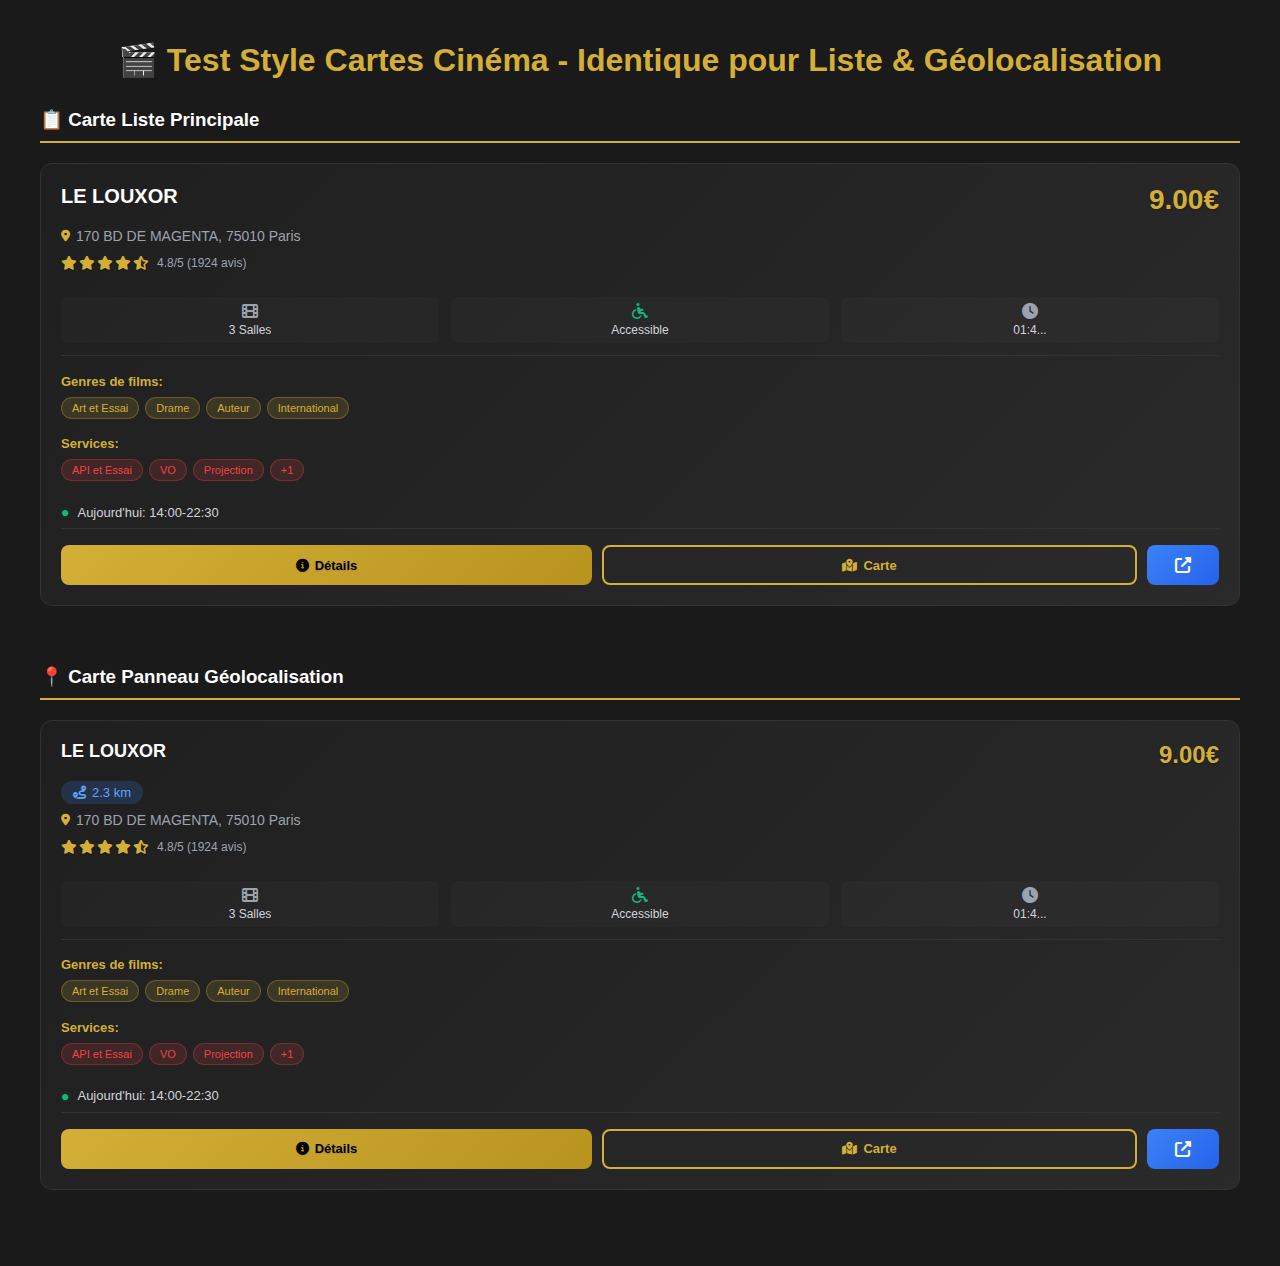
<file: demo-cartes.html>
<!DOCTYPE html>
<html lang="fr">
<head>
    <meta charset="UTF-8">
    <meta name="viewport" content="width=device-width, initial-scale=1.0">
    <title>Test Cartes Cinéma - Style Identique</title>
    <link rel="stylesheet" href="https://cdnjs.cloudflare.com/ajax/libs/font-awesome/6.4.0/css/all.min.css">
    <link rel="stylesheet" href="assets/css/components.css">
    <style>
        body {
            margin: 0;
            padding: 20px;
            background: #1a1a1a;
            font-family: 'Inter', -apple-system, BlinkMacSystemFont, sans-serif;
        }
        .test-container {
            max-width: 1200px;
            margin: 0 auto;
        }
        .test-title {
            color: #d4af37;
            text-align: center;
            margin-bottom: 30px;
        }
        .cards-demo {
            display: grid;
            grid-template-columns: repeat(auto-fit, minmax(350px, 1fr));
            gap: 20px;
        }
        .demo-section {
            margin-bottom: 40px;
        }
        .demo-section h3 {
            color: #ffffff;
            margin-bottom: 20px;
            padding-bottom: 10px;
            border-bottom: 2px solid #d4af37;
        }
    </style>
</head>
<body>
    <div class="test-container">
        <h1 class="test-title">🎬 Test Style Cartes Cinéma - Identique pour Liste & Géolocalisation</h1>
        
        <div class="demo-section">
            <h3>📋 Carte Liste Principale</h3>
            <div class="cards-demo" id="liste-demo"></div>
        </div>
        
        <div class="demo-section">
            <h3>📍 Carte Panneau Géolocalisation</h3>
            <div class="cards-demo" id="geo-demo"></div>
        </div>
    </div>

    <script>
        // Données de test
        const testCinema = {
            id: 1,
            nom: "LE LOUXOR",
            prix_moyen: 9.00,
            adresse: "170 BD DE MAGENTA, 75010 Paris",
            note: 4.8,
            avis_count: 1924,
            salles: 3,
            accessibilite: true,
            types_films: ["Art et Essai", "Drame", "Auteur", "International"],
            services: ["API et Essai", "VO", "Projection", "+1"],
            distance: 2.3,
            site_web: "https://example.com"
        };

        // Fonction pour générer les étoiles
        function generateStarsHTML(rating) {
            const stars = [];
            const fullStars = Math.floor(rating || 4.5);
            const hasHalfStar = (rating || 4.5) % 1 >= 0.5;
            
            for (let i = 0; i < fullStars; i++) {
                stars.push('<i class="fas fa-star"></i>');
            }
            
            if (hasHalfStar) {
                stars.push('<i class="fas fa-star-half-alt"></i>');
            }
            
            const emptyStars = 5 - fullStars - (hasHalfStar ? 1 : 0);
            for (let i = 0; i < emptyStars; i++) {
                stars.push('<i class="far fa-star"></i>');
            }
            
            return stars.join('');
        }

        // Créer carte pour la liste principale
        function createMainListCard(cinema) {
            const card = document.createElement('div');
            card.className = 'cinema-card';
            card.style.opacity = '1';
            card.style.transform = 'translateY(0)';
            
            const isOpen = true; // Simulé
            const todayHours = '14:00-22:30';
            
            card.innerHTML = `
                <!-- En-tête avec nom et prix -->
                <div class="cinema-header">
                    <h2 class="cinema-title">${cinema.nom}</h2>
                    <div class="cinema-price">${cinema.prix_moyen.toFixed(2)}€</div>
                </div>
                
                <!-- Adresse -->
                <div class="cinema-address">
                    <i class="fas fa-map-marker-alt"></i> ${cinema.adresse}
                </div>
                
                <!-- Rating avec étoiles -->
                <div class="cinema-rating">
                    <div class="stars">
                        ${generateStarsHTML(cinema.note)}
                    </div>
                    <span class="rating-info">${cinema.note.toFixed(1)}/5 (${cinema.avis_count} avis)</span>
                </div>
                
                <!-- Informations pratiques -->
                <div class="cinema-details">
                    <div class="detail-item">
                        <i class="fas fa-film"></i>
                        <span>${cinema.salles} Salles</span>
                    </div>
                    <div class="detail-item ${cinema.accessibilite ? 'positive' : 'negative'}">
                        <i class="fas fa-${cinema.accessibilite ? 'wheelchair' : 'times'}"></i>
                        <span>${cinema.accessibilite ? 'Accessible' : 'Pas de parking'}</span>
                    </div>
                    <div class="detail-item">
                        <i class="fas fa-clock"></i>
                        <span>01:4...</span>
                    </div>
                </div>
                
                <!-- Genres de films -->
                <div class="genres-section">
                    <h4>Genres de films:</h4>
                    <div class="tags-container">
                        ${cinema.types_films.map(genre => 
                            `<span class="genre-tag">${genre}</span>`
                        ).join('')}
                    </div>
                </div>
                
                <!-- Services -->
                <div class="services-section">
                    <h4>Services:</h4>
                    <div class="tags-container">
                        ${cinema.services.map(service => 
                            `<span class="service-tag">${service}</span>`
                        ).join('')}
                    </div>
                </div>
                
                <!-- Horaires d'aujourd'hui -->
                <div class="today-hours">
                    <span class="status-indicator ${isOpen ? 'open' : 'closed'}">●</span>
                    <span class="hours-text">Aujourd'hui: ${todayHours}</span>
                </div>
                
                <!-- Boutons d'action -->
                <div class="action-buttons">
                    <button class="btn-details">
                        <i class="fas fa-info-circle"></i> Détails
                    </button>
                    <button class="btn-map">
                        <i class="fas fa-map-marked-alt"></i> Carte
                    </button>
                    <a href="#" class="btn-external">
                        <i class="fas fa-external-link-alt"></i>
                    </a>
                </div>
            `;
            
            return card;
        }

        // Créer carte pour le panneau géolocalisation
        function createGeoCard(cinema) {
            const card = document.createElement('div');
            card.className = 'cinema-card proximity-cinema-card';
            card.style.opacity = '1';
            card.style.transform = 'translateY(0)';
            
            const isOpen = true;
            const todayHours = '14:00-22:30';
            
            card.innerHTML = `
                <!-- En-tête avec nom et prix -->
                <div class="cinema-header">
                    <h2 class="cinema-title">${cinema.nom}</h2>
                    <div class="cinema-price">${cinema.prix_moyen.toFixed(2)}€</div>
                </div>
                
                <!-- Distance pour géolocalisation -->
                <div class="proximity-info">
                    <div class="distance-badge">
                        <i class="fas fa-route"></i>
                        ${cinema.distance} km
                    </div>
                </div>
                
                <!-- Adresse -->
                <div class="cinema-address">
                    <i class="fas fa-map-marker-alt"></i> ${cinema.adresse}
                </div>
                
                <!-- Rating avec étoiles -->
                <div class="cinema-rating">
                    <div class="stars">
                        ${generateStarsHTML(cinema.note)}
                    </div>
                    <span class="rating-info">${cinema.note.toFixed(1)}/5 (${cinema.avis_count} avis)</span>
                </div>
                
                <!-- Informations pratiques -->
                <div class="cinema-details">
                    <div class="detail-item">
                        <i class="fas fa-film"></i>
                        <span>${cinema.salles} Salles</span>
                    </div>
                    <div class="detail-item ${cinema.accessibilite ? 'positive' : 'negative'}">
                        <i class="fas fa-${cinema.accessibilite ? 'wheelchair' : 'times'}"></i>
                        <span>${cinema.accessibilite ? 'Accessible' : 'Pas de parking'}</span>
                    </div>
                    <div class="detail-item">
                        <i class="fas fa-clock"></i>
                        <span>01:4...</span>
                    </div>
                </div>
                
                <!-- Genres de films -->
                <div class="genres-section">
                    <h4>Genres de films:</h4>
                    <div class="tags-container">
                        ${cinema.types_films.map(genre => 
                            `<span class="genre-tag">${genre}</span>`
                        ).join('')}
                    </div>
                </div>
                
                <!-- Services -->
                <div class="services-section">
                    <h4>Services:</h4>
                    <div class="tags-container">
                        ${cinema.services.map(service => 
                            `<span class="service-tag">${service}</span>`
                        ).join('')}
                    </div>
                </div>
                
                <!-- Horaires d'aujourd'hui -->
                <div class="today-hours">
                    <span class="status-indicator ${isOpen ? 'open' : 'closed'}">●</span>
                    <span class="hours-text">Aujourd'hui: ${todayHours}</span>
                </div>
                
                <!-- Boutons d'action -->
                <div class="action-buttons">
                    <button class="btn-details">
                        <i class="fas fa-info-circle"></i> Détails
                    </button>
                    <button class="btn-map">
                        <i class="fas fa-map-marked-alt"></i> Carte
                    </button>
                    <a href="#" class="btn-external">
                        <i class="fas fa-external-link-alt"></i>
                    </a>
                </div>
            `;
            
            return card;
        }

        // Afficher les démonstrations
        document.addEventListener('DOMContentLoaded', () => {
            const listeDemo = document.getElementById('liste-demo');
            const geoDemo = document.getElementById('geo-demo');

            // Carte de la liste principale
            const mainCard = createMainListCard(testCinema);
            listeDemo.appendChild(mainCard);

            // Carte du panneau de géolocalisation
            const geoCard = createGeoCard(testCinema);
            geoDemo.appendChild(geoCard);
        });
    </script>
</body>
</html>
</file>
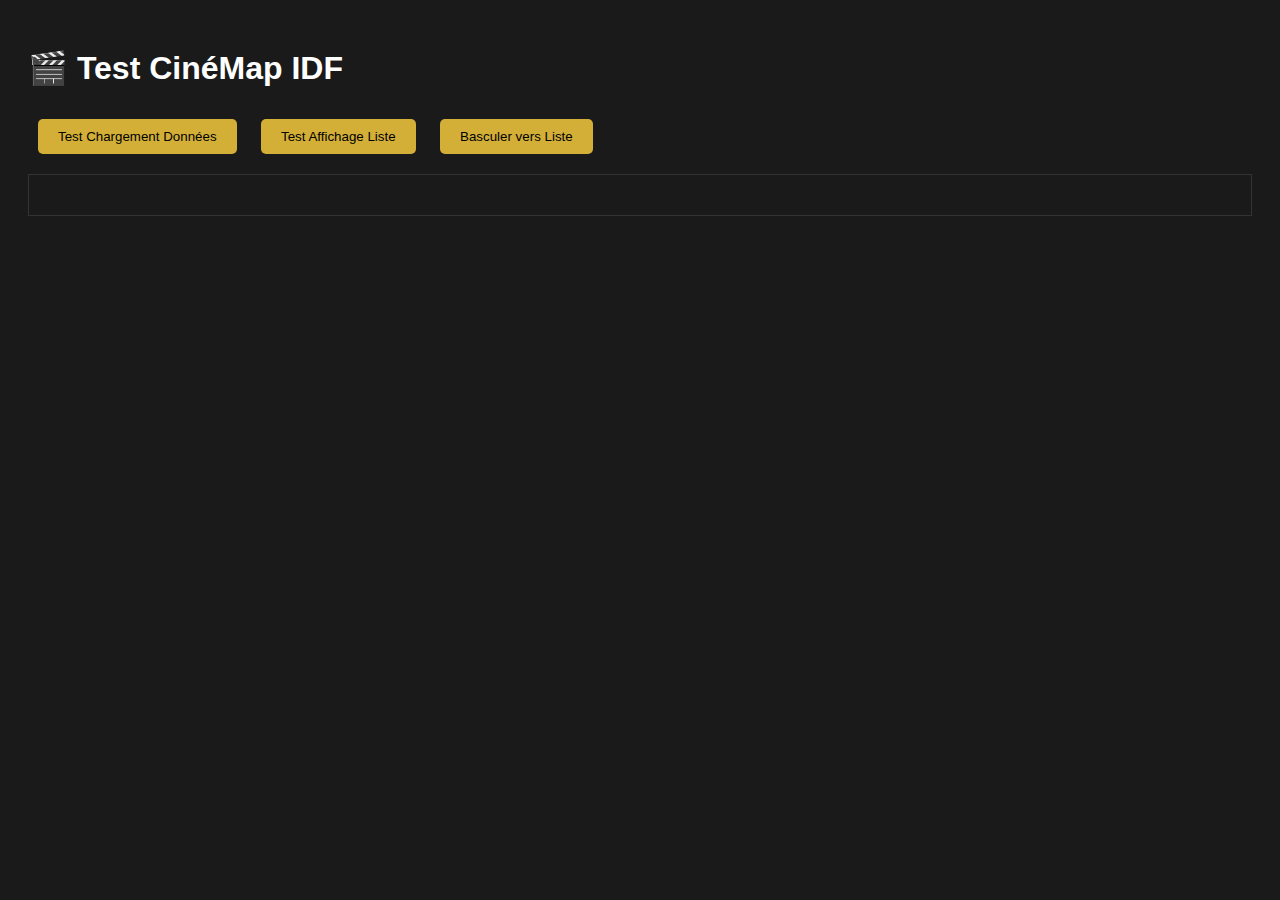
<file: test.html>
<!DOCTYPE html>
<html lang="fr">
<head>
    <meta charset="UTF-8">
    <meta name="viewport" content="width=device-width, initial-scale=1.0">
    <title>Test CinéMap IDF</title>
    <style>
        body { font-family: Arial, sans-serif; background: #1a1a1a; color: white; padding: 20px; }
        button { background: #d4af37; color: #000; padding: 10px 20px; border: none; border-radius: 5px; cursor: pointer; margin: 10px; }
        .section { padding: 20px; border: 1px solid #333; margin: 10px 0; }
        .cinema-card { background: #2a2a2a; padding: 15px; margin: 10px; border-radius: 10px; }
    </style>
</head>
<body>
    <h1>🎬 Test CinéMap IDF</h1>
    
    <div>
        <button onclick="testLoadData()">Test Chargement Données</button>
        <button onclick="testRenderList()">Test Affichage Liste</button>
        <button onclick="switchToList()">Basculer vers Liste</button>
    </div>
    
    <div id="results"></div>
    <div id="cinemas-grid" class="section"></div>
    
    <script>
        // Test de chargement des données
        async function testLoadData() {
            const results = document.getElementById('results');
            results.innerHTML = '⏳ Chargement des données...';
            
            try {
                const response = await fetch('./include/cinemas_data.json');
                const data = await response.json();
                
                results.innerHTML = `
                    ✅ Données chargées avec succès!<br>
                    📽️ ${data.cinemas.length} cinémas trouvés<br>
                    🎭 ${data.genres ? data.genres.length : 0} genres<br>
                    🗺️ ${data.departements ? data.departements.length : 0} départements
                `;
                
                window.testCinemas = data.cinemas;
            } catch (error) {
                results.innerHTML = `❌ Erreur: ${error.message}`;
            }
        }
        
        // Test de rendu de liste simple
        function testRenderList() {
            const container = document.getElementById('cinemas-grid');
            
            if (!window.testCinemas) {
                container.innerHTML = '⚠️ Chargez d\'abord les données';
                return;
            }
            
            container.innerHTML = '<h3>🎬 Aperçu des cinémas:</h3>';
            
            window.testCinemas.slice(0, 3).forEach((cinema, index) => {
                const card = document.createElement('div');
                card.className = 'cinema-card';
                card.innerHTML = `
                    <h4>${cinema.nom}</h4>
                    <p>📍 ${cinema.adresse}</p>
                    <p>💰 Prix: ${cinema.prix_moyen || 'N/A'}€</p>
                    <p>⭐ Note: ${cinema.note || 'N/A'}/5</p>
                `;
                container.appendChild(card);
            });
        }
        
        function switchToList() {
            // Simuler le click sur le bouton liste
            if (window.cinemaApp) {
                window.cinemaApp.switchView('list');
            } else {
                alert('Application non initialisée');
            }
        }
        
        // Auto-test au chargement
        document.addEventListener('DOMContentLoaded', () => {
            setTimeout(testLoadData, 1000);
        });
    </script>
</body>
</html>
</file>
<file: assets/css/components.css>
/* CinéMap IDF - Composants UI */

/* === LAYOUT PRINCIPAL === */
.main-body {
  background-color: #0a0a0a;
  color: white;
  font-family: 'Inter', sans-serif;
  overflow-x: hidden;
}

/* === ÉCRAN DE CHARGEMENT === */
.loading-screen {
  position: fixed;
  inset: 0;
  background-color: #0a0a0a;
  z-index: 50;
  display: flex;
  align-items: center;
  justify-content: center;
}

.loading-content {
  text-align: center;
}

.loading-spinner {
  animation: spin 1s linear infinite;
  border-radius: 50%;
  height: 4rem;
  width: 4rem;
  border-top: 2px solid #d4af37;
  border-bottom: 2px solid #d4af37;
  border-left: 2px solid transparent;
  border-right: 2px solid transparent;
  margin: 0 auto 1rem;
}

.loading-title {
  font-size: 1.5rem;
  font-family: 'Bebas Neue', Arial, sans-serif;
  color: #d4af37;
  animation: pulse 2s infinite;
}

.loading-subtitle {
  color: #9ca3af;
  margin-top: 0.5rem;
}

/* === HEADER === */
.main-header {
  background: linear-gradient(to right, #0a0a0a, #1a1a1a, #0a0a0a);
  border-bottom: 1px solid #2a2a2a;
  position: sticky;
  top: 0;
  z-index: 40;
  backdrop-filter: blur(8px);
  background-color: rgba(10, 10, 10, 0.95);
}

.header-container {
  max-width: 1200px;
  margin: 0 auto;
  padding: 1rem;
}

.header-content {
  display: flex;
  align-items: center;
  justify-content: space-between;
}

.logo-section {
  display: flex;
  align-items: center;
  gap: 1rem;
}

.logo-icon {
  background-color: #d4af37;
  padding: 0.75rem;
  border-radius: 0.5rem;
}

.logo-icon i {
  color: #0a0a0a;
  font-size: 1.5rem;
}

.logo-text h1 {
  font-size: 1.875rem;
  font-family: 'Bebas Neue', Arial, sans-serif;
  color: #d4af37;
  letter-spacing: 0.1em;
  margin: 0;
}

.logo-text p {
  font-size: 0.875rem;
  color: #9ca3af;
  margin: 0;
}

/* === NAVIGATION === */
.main-nav {
  display: none;
  align-items: center;
  gap: 1.5rem;
}

@media (min-width: 768px) {
  .main-nav {
    display: flex;
  }
}

.nav-button {
  padding: 0.5rem 1rem;
  border-radius: 0.5rem;
  transition: all 0.3s ease;
  border: 1px solid transparent;
  background: transparent;
  color: white;
  cursor: pointer;
  text-decoration: none;
}

.nav-button:hover {
  background-color: #2a2a2a;
  border-color: #d4af37;
  color: #d4af37;
}

.nav-button.active {
  background-color: #d4af37;
  color: #0a0a0a;
  font-weight: 600;
}

.nav-button i {
  margin-right: 0.5rem;
}

/* === NAVIGATION MOBILE === */
.mobile-menu-btn {
  display: block;
  color: white;
  font-size: 1.25rem;
  background: none;
  border: none;
  cursor: pointer;
}

@media (min-width: 768px) {
  .mobile-menu-btn {
    display: none;
  }
}

.mobile-menu {
  background-color: #1a1a1a;
  border-top: 1px solid #2a2a2a;
}

.mobile-menu.hidden {
  display: none;
}

@media (min-width: 768px) {
  .mobile-menu {
    display: none !important;
  }
}

.mobile-menu-content {
  padding: 0.5rem 1rem;
  display: flex;
  flex-direction: column;
  gap: 0.5rem;
}

.mobile-nav-button {
  display: block;
  width: 100%;
  text-align: left;
  padding: 0.75rem 1rem;
  border-radius: 0.5rem;
  transition: all 0.3s ease;
  background: none;
  border: none;
  color: white;
  cursor: pointer;
}

.mobile-nav-button:hover {
  background-color: #2a2a2a;
  color: #d4af37;
}

.mobile-nav-button i {
  margin-right: 0.75rem;
}

/* === PANNEAU DE FILTRES === */
.filters-panel {
  background: linear-gradient(to right, #1a1a1a, #2a2a2a);
  border-bottom: 1px solid #2a2a2a;
}

.filters-container {
  max-width: 1200px;
  margin: 0 auto;
  padding: 1.5rem 1rem;
}

.filters-grid {
  display: grid;
  grid-template-columns: 1fr;
  gap: 1rem;
}

@media (min-width: 768px) {
  .filters-grid {
    grid-template-columns: repeat(2, 1fr);
  }
}

@media (min-width: 1024px) {
  .filters-grid {
    grid-template-columns: repeat(5, 1fr);
  }
}

.filter-group {
  display: flex;
  flex-direction: column;
  gap: 0.5rem;
}

.filter-label {
  display: block;
  font-size: 0.875rem;
  font-weight: 500;
  color: #d4af37;
}

.filter-label i {
  margin-right: 0.5rem;
}

.filter-select {
  width: 100%;
  background-color: #0a0a0a;
  border: 1px solid #2a2a2a;
  border-radius: 0.5rem;
  padding: 0.75rem 1rem;
  color: white;
  transition: border-color 0.3s ease;
}

.filter-select:focus {
  border-color: #d4af37;
  outline: none;
  box-shadow: 0 0 0 1px #d4af37;
}

.filter-actions {
  display: flex;
  flex-direction: column;
  gap: 0.5rem;
}

.clear-filters-btn {
  background-color: #2a2a2a;
  color: white;
  padding: 0.75rem 1rem;
  border-radius: 0.5rem;
  transition: all 0.3s ease;
  border: 1px solid #2a2a2a;
  cursor: pointer;
}

.clear-filters-btn:hover {
  background-color: #1a1a1a;
  border-color: #d4af37;
}

.geolocation-btn {
  background-color: #e50914;
  color: white;
  padding: 0.75rem 1rem;
  border-radius: 0.5rem;
  transition: all 0.3s ease;
  border: none;
  cursor: pointer;
}

.geolocation-btn:hover {
  background-color: #b91c1c;
}

.clear-filters-btn i,
.geolocation-btn i {
  margin-right: 0.5rem;
}

/* === BARRE DE RECHERCHE === */
.search-section {
  margin-top: 1rem;
}

.search-wrapper {
  position: relative;
  max-width: 28rem;
  margin: 0 auto;
}

.search-input {
  width: 100%;
  background-color: #0a0a0a;
  border: 1px solid #2a2a2a;
  border-radius: 0.5rem;
  padding: 0.75rem 1rem 0.75rem 3rem;
  color: white;
  transition: border-color 0.3s ease;
}

.search-input::placeholder {
  color: #9ca3af;
}

.search-input:focus {
  border-color: #d4af37;
  outline: none;
  box-shadow: 0 0 0 1px #d4af37;
}

.search-icon {
  position: absolute;
  left: 1rem;
  top: 50%;
  transform: translateY(-50%);
  color: #9ca3af;
}

/* === COMPTEUR DE RÉSULTATS === */
.results-counter {
  margin-top: 1rem;
  text-align: center;
}

.results-text {
  font-size: 0.875rem;
  color: #9ca3af;
}

.results-text i {
  margin-right: 0.5rem;
}

/* === SECTIONS DE CONTENU === */
.content-wrapper {
  position: relative;
}

.content-section {
  display: none;
}

.content-section.active {
  display: block;
}

/* === SECTION CARTE === */
.map-section {
  min-height: 100vh;
  position: relative;
}

.map-container {
  height: 100vh;
  width: 100%;
}

.map-controls {
  position: absolute;
  top: 1rem;
  right: 1rem;
  z-index: 30;
  display: flex;
  flex-direction: column;
  gap: 0.5rem;
}

.map-control-panel {
  background-color: rgba(26, 26, 26, 0.9);
  backdrop-filter: blur(8px);
  border-radius: 0.5rem;
  padding: 0.75rem;
  border: 1px solid #2a2a2a;
}

.map-control-label {
  display: block;
  font-size: 0.875rem;
  font-weight: 500;
  color: #d4af37;
  margin-bottom: 0.5rem;
}

.map-style-select {
  background-color: #0a0a0a;
  border: 1px solid #2a2a2a;
  border-radius: 0.25rem;
  padding: 0.5rem 0.75rem;
  color: white;
  font-size: 0.875rem;
}

.map-style-select:focus {
  border-color: #d4af37;
  outline: none;
}

/* === SECTION LISTE === */
.list-section {
  min-height: 100vh;
  background-color: #1a1a1a;
}

.list-container {
  max-width: 1200px;
  margin: 0 auto;
  padding: 2rem 1rem;
}

.cinemas-grid {
  display: grid;
  gap: 1.5rem;
}

@media (min-width: 768px) {
  .cinemas-grid {
    grid-template-columns: repeat(2, 1fr);
  }
}

@media (min-width: 1024px) {
  .cinemas-grid {
    grid-template-columns: repeat(3, 1fr);
  }
}

/* Styles pour les cartes de cinémas - Format exact de l'image */
.cinema-card {
  background: linear-gradient(135deg, #1f1f1f 0%, #2a2a2a 100%);
  border: 1px solid #333333;
  border-radius: 12px;
  padding: 20px;
  margin-bottom: 20px;
  transition: all 0.3s ease;
  opacity: 0;
  transform: translateY(20px);
  position: relative;
  color: #ffffff;
}

.cinema-card:hover {
  transform: translateY(-5px);
  border-color: #d4af37;
  box-shadow: 0 10px 30px rgba(212, 175, 55, 0.2);
}

/* En-tête avec nom et prix */
.cinema-header {
  display: flex;
  justify-content: space-between;
  align-items: flex-start;
  margin-bottom: 12px;
}

.cinema-title {
  font-size: 20px;
  font-weight: 700;
  color: #ffffff;
  margin: 0;
  flex: 1;
  margin-right: 15px;
  line-height: 1.2;
}

.cinema-price {
  font-size: 28px;
  font-weight: 700;
  color: #d4af37;
  white-space: nowrap;
  text-shadow: 0 1px 2px rgba(0,0,0,0.3);
}

/* Badge de distance pour les cartes de proximité */
.proximity-info {
  margin-bottom: 8px;
}

.distance-badge {
  display: inline-flex;
  align-items: center;
  background: rgba(59, 130, 246, 0.2);
  color: #60a5fa;
  padding: 4px 12px;
  border-radius: 20px;
  font-size: 13px;
  font-weight: 500;
  gap: 6px;
}

/* Adresse */
.cinema-address {
  color: #9ca3af;
  font-size: 14px;
  margin-bottom: 12px;
  display: flex;
  align-items: center;
  gap: 6px;
}

.cinema-address i {
  color: #d4af37;
  font-size: 12px;
}

/* Rating avec étoiles */
.cinema-rating {
  display: flex;
  align-items: center;
  gap: 8px;
  margin-bottom: 15px;
}

.cinema-rating .stars {
  display: flex;
  gap: 2px;
}

.cinema-rating .fas.fa-star,
.cinema-rating .fas.fa-star-half-alt {
  color: #d4af37;
  font-size: 14px;
  text-shadow: 0 1px 1px rgba(0,0,0,0.3);
}

.cinema-rating .far.fa-star {
  color: #555555;
  font-size: 14px;
}

.rating-info {
  color: #9ca3af;
  font-size: 12px;
  font-weight: 500;
}

/* Informations pratiques */
.cinema-details {
  display: grid;
  grid-template-columns: repeat(3, 1fr);
  gap: 12px;
  margin-bottom: 16px;
  padding: 12px 0;
  border-bottom: 1px solid #333333;
}

.detail-item {
  display: flex;
  flex-direction: column;
  align-items: center;
  text-align: center;
  padding: 6px;
  border-radius: 6px;
  background: rgba(255,255,255,0.02);
}

.detail-item i {
  font-size: 16px;
  margin-bottom: 4px;
  color: #9ca3af;
}

.detail-item span {
  font-size: 12px;
  color: #d1d5db;
  font-weight: 500;
}

.detail-item.positive i {
  color: #10b981;
}

.detail-item.negative i {
  color: #ef4444;
}

/* Sections genres et services */
.genres-section,
.services-section {
  margin-bottom: 15px;
}

.genres-section h4,
.services-section h4 {
  color: #d4af37;
  font-size: 13px;
  font-weight: 600;
  margin-bottom: 8px;
  text-transform: none;
}

.tags-container {
  display: flex;
  flex-wrap: wrap;
  gap: 6px;
  align-items: center;
}

/* Tags pour genres */
.genre-tag {
  background: rgba(212, 175, 55, 0.15);
  color: #d4af37;
  border: 1px solid rgba(212, 175, 55, 0.3);
  padding: 4px 10px;
  border-radius: 14px;
  font-size: 11px;
  font-weight: 500;
  transition: all 0.2s ease;
}

.genre-tag:hover {
  background: rgba(212, 175, 55, 0.25);
  transform: translateY(-1px);
}

/* Tags pour services */
.service-tag {
  background: rgba(239, 68, 68, 0.15);
  color: #ef4444;
  border: 1px solid rgba(239, 68, 68, 0.3);
  padding: 4px 10px;
  border-radius: 14px;
  font-size: 11px;
  font-weight: 500;
  transition: all 0.2s ease;
}

.service-tag:hover {
  background: rgba(239, 68, 68, 0.25);
  transform: translateY(-1px);
}

/* Indicateurs "plus" */
.more-tag,
.service-count {
  color: #9ca3af;
  font-size: 11px;
  font-weight: 500;
  padding: 4px 8px;
  background: rgba(156, 163, 175, 0.1);
  border-radius: 12px;
  border: 1px solid rgba(156, 163, 175, 0.2);
}

/* Horaires d'aujourd'hui */
.today-hours {
  display: flex;
  align-items: center;
  gap: 8px;
  margin-bottom: 16px;
  padding: 8px 0;
  border-bottom: 1px solid #333333;
}

.status-indicator {
  font-size: 14px;
  font-weight: bold;
}

.status-indicator.open {
  color: #10b981;
  text-shadow: 0 0 4px rgba(16, 185, 129, 0.3);
}

.status-indicator.closed {
  color: #ef4444;
  text-shadow: 0 0 4px rgba(239, 68, 68, 0.3);
}

.hours-text {
  color: #d1d5db;
  font-size: 13px;
  font-weight: 500;
}

/* Boutons d'action */
.action-buttons {
  display: flex;
  gap: 10px;
}

.btn-details {
  flex: 1;
  background: linear-gradient(135deg, #d4af37, #b8941f);
  color: #000000;
  border: none;
  padding: 12px 16px;
  border-radius: 8px;
  font-size: 13px;
  font-weight: 600;
  cursor: pointer;
  transition: all 0.3s ease;
  display: flex;
  align-items: center;
  justify-content: center;
  gap: 6px;
  text-shadow: 0 1px 1px rgba(0,0,0,0.1);
}

.btn-details:hover {
  background: linear-gradient(135deg, #b8941f, #9d7a1a);
  transform: translateY(-2px);
  box-shadow: 0 4px 12px rgba(212, 175, 55, 0.4);
}

.btn-map {
  flex: 1;
  background: transparent;
  color: #d4af37;
  border: 2px solid #d4af37;
  padding: 10px 16px;
  border-radius: 8px;
  font-size: 13px;
  font-weight: 600;
  cursor: pointer;
  transition: all 0.3s ease;
  display: flex;
  align-items: center;
  justify-content: center;
  gap: 6px;
}

.btn-map:hover {
  background: rgba(212, 175, 55, 0.1);
  transform: translateY(-2px);
  box-shadow: 0 4px 12px rgba(212, 175, 55, 0.2);
}

.btn-external {
  background: linear-gradient(135deg, #3b82f6, #2563eb);
  color: #ffffff;
  border: none;
  padding: 12px 14px;
  border-radius: 8px;
  text-decoration: none;
  display: flex;
  align-items: center;
  justify-content: center;
  cursor: pointer;
  transition: all 0.3s ease;
  min-width: 44px;
}

.btn-external:hover {
  background: linear-gradient(135deg, #2563eb, #1d4ed8);
  transform: translateY(-2px);
  box-shadow: 0 4px 12px rgba(59, 130, 246, 0.4);
  color: #ffffff;
}

/* Cartes de proximité - variations pour le panneau de géolocalisation */
.proximity-cinema-card {
  margin-bottom: 16px;
}

.proximity-cinema-card .cinema-title {
  font-size: 18px;
}

.proximity-cinema-card .cinema-price {
  font-size: 24px;
}

/* Animation d'apparition */
@keyframes slideInUp {
  from {
    opacity: 0;
    transform: translateY(30px);
  }
  to {
    opacity: 1;
    transform: translateY(0);
  }
}

/* Responsive */
@media (max-width: 768px) {
  .cinema-details {
    grid-template-columns: repeat(2, 1fr);
    gap: 8px;
  }
  
  .action-buttons {
    flex-direction: column;
    gap: 8px;
  }
  
  .cinema-title {
    font-size: 18px;
  }
  
  .cinema-price {
    font-size: 24px;
  }
}

@media (max-width: 480px) {
  .cinema-card {
    padding: 16px;
  }
  
  .cinema-header {
    flex-direction: column;
    align-items: flex-start;
    gap: 8px;
  }
  
  .cinema-price {
    align-self: flex-end;
  }
}

/* === SECTION STATISTIQUES === */
.stats-section {
  min-height: 100vh;
  background-color: #1a1a1a;
}

.stats-container {
  max-width: 1200px;
  margin: 0 auto;
  padding: 2rem 1rem;
}

.stats-cards-grid {
  display: grid;
  grid-template-columns: 1fr;
  gap: 1.5rem;
  margin-bottom: 2rem;
}

@media (min-width: 768px) {
  .stats-cards-grid {
    grid-template-columns: repeat(2, 1fr);
  }
}

@media (min-width: 1024px) {
  .stats-cards-grid {
    grid-template-columns: repeat(4, 1fr);
  }
}

.charts-grid {
  display: grid;
  grid-template-columns: 1fr;
  gap: 2rem;
}

@media (min-width: 1024px) {
  .charts-grid {
    grid-template-columns: repeat(2, 1fr);
  }
}

.chart-card {
  background-color: #0a0a0a;
  border-radius: 0.75rem;
  padding: 1.5rem;
  border: 1px solid #2a2a2a;
}

.chart-title {
  font-size: 1.25rem;
  font-weight: 600;
  color: #d4af37;
  margin-bottom: 1rem;
}

/* === MODAL === */
.cinema-modal {
  position: fixed;
  inset: 0;
  background-color: rgba(0, 0, 0, 0.75);
  z-index: 50;
  align-items: center;
  justify-content: center;
  padding: 1rem;
}

.cinema-modal.hidden {
  display: none;
}

.cinema-modal:not(.hidden) {
  display: flex;
}

.modal-content {
  background-color: #0a0a0a;
  border-radius: 0.75rem;
  max-width: 64rem;
  width: 100%;
  max-height: 90vh;
  overflow-y: auto;
  border: 1px solid #2a2a2a;
}

/* === FOOTER === */
.main-footer {
  background-color: #0a0a0a;
  border-top: 1px solid #2a2a2a;
  padding: 2rem 0;
}

.footer-container {
  max-width: 1200px;
  margin: 0 auto;
  padding: 0 1rem;
  text-align: center;
}

.footer-logo {
  display: flex;
  align-items: center;
  justify-content: center;
  margin-bottom: 1rem;
}

.footer-logo-icon {
  background-color: #d4af37;
  padding: 0.5rem;
  border-radius: 0.5rem;
  margin-right: 0.75rem;
}

.footer-logo-icon i {
  color: #0a0a0a;
  font-size: 1.25rem;
}

.footer-title {
  font-size: 1.25rem;
  font-family: 'Bebas Neue', Arial, sans-serif;
  color: #d4af37;
  margin: 0;
}

.footer-subtitle {
  color: #9ca3af;
  margin-bottom: 1rem;
}

.footer-info {
  display: flex;
  align-items: center;
  justify-content: center;
  gap: 1rem;
  font-size: 0.875rem;
  color: #6b7280;
  flex-wrap: wrap;
}

.footer-heart {
  color: #ef4444;
}

/* === ANIMATIONS === */
@keyframes spin {
  from { transform: rotate(0deg); }
  to { transform: rotate(360deg); }
}

@keyframes pulse {
  0%, 100% { opacity: 1; }
  50% { opacity: 0.5; }
}

/* === UTILITAIRES === */
.hidden {
  display: none !important;
}

.container {
  max-width: 1200px;
  margin: 0 auto;
  padding: 0 1rem;
}

.sr-only {
  position: absolute;
  width: 1px;
  height: 1px;
  padding: 0;
  margin: -1px;
  overflow: hidden;
  clip: rect(0, 0, 0, 0);
  white-space: nowrap;
  border: 0;
}

/* === MARQUEURS DE GÉOLOCALISATION === */

/* Marqueur utilisateur */
.user-location-marker {
  background: linear-gradient(135deg, #3b82f6 0%, #1d4ed8 100%);
  border: 3px solid white;
  border-radius: 50%;
  width: 30px;
  height: 30px;
  display: flex;
  align-items: center;
  justify-content: center;
  color: white;
  font-size: 14px;
  box-shadow: 0 4px 12px rgba(59, 130, 246, 0.4);
  animation: pulse-user 2s infinite;
}

@keyframes pulse-user {
  0% { box-shadow: 0 4px 12px rgba(59, 130, 246, 0.4); }
  50% { box-shadow: 0 4px 20px rgba(59, 130, 246, 0.8); }
  100% { box-shadow: 0 4px 12px rgba(59, 130, 246, 0.4); }
}

/* Marqueurs de proximité */
.proximity-marker {
  background: linear-gradient(135deg, #d4af37 0%, #b8941f 100%);
  border: 3px solid white;
  border-radius: 50% 50% 50% 0;
  width: 40px;
  height: 40px;
  display: flex;
  flex-direction: column;
  align-items: center;
  justify-content: center;
  color: #0a0a0a;
  font-weight: bold;
  box-shadow: 0 4px 12px rgba(212, 175, 55, 0.4);
  position: relative;
  transform: rotate(-45deg);
}

.proximity-marker .rank {
  font-size: 10px;
  line-height: 1;
  transform: rotate(45deg);
}

.proximity-marker i {
  font-size: 12px;
  transform: rotate(45deg);
  margin-top: -2px;
}

.proximity-marker.closed {
  background: linear-gradient(135deg, #ef4444 0%, #dc2626 100%);
  box-shadow: 0 4px 12px rgba(239, 68, 68, 0.4);
}

.proximity-marker.open {
  background: linear-gradient(135deg, #22c55e 0%, #16a34a 100%);
  box-shadow: 0 4px 12px rgba(34, 197, 94, 0.4);
}

/* === POPUPS DE PROXIMITÉ === */
.proximity-popup {
  min-width: 280px;
  font-family: 'Inter', sans-serif;
}

.proximity-popup .popup-header {
  display: flex;
  align-items: center;
  gap: 0.75rem;
  margin-bottom: 1rem;
  padding-bottom: 0.75rem;
  border-bottom: 1px solid #2a2a2a;
}

.proximity-popup .rank-badge {
  background: #d4af37;
  color: #0a0a0a;
  width: 24px;
  height: 24px;
  border-radius: 50%;
  display: flex;
  align-items: center;
  justify-content: center;
  font-weight: 600;
  font-size: 0.875rem;
  flex-shrink: 0;
}

.proximity-popup h4 {
  flex: 1;
  margin: 0;
  font-size: 1rem;
  font-weight: 600;
  color: #e5e5e5;
}

.proximity-popup .status-badge {
  padding: 0.25rem 0.5rem;
  border-radius: 12px;
  font-size: 0.75rem;
  font-weight: 500;
  flex-shrink: 0;
}

.proximity-popup .status-badge.open {
  background: rgba(34, 197, 94, 0.2);
  color: #22c55e;
}

.proximity-popup .status-badge.closed {
  background: rgba(239, 68, 68, 0.2);
  color: #ef4444;
}

.proximity-popup .distance-info {
  background: #1a1a1a;
  padding: 0.75rem;
  border-radius: 8px;
  margin-bottom: 0.75rem;
  border: 1px solid #2a2a2a;
}

.proximity-popup .distance-main {
  display: flex;
  align-items: center;
  gap: 0.5rem;
  margin-bottom: 0.5rem;
}

.proximity-popup .distance-main i {
  color: #d4af37;
}

.proximity-popup .distance-main span {
  font-size: 1.125rem;
  font-weight: 600;
  color: #d4af37;
}

.proximity-popup .time-info {
  display: flex;
  gap: 1rem;
  font-size: 0.875rem;
  color: #9ca3af;
}

.proximity-popup .time-info span {
  display: flex;
  align-items: center;
  gap: 0.25rem;
}

.proximity-popup .cinema-details p {
  display: flex;
  align-items: center;
  gap: 0.5rem;
  margin: 0.5rem 0;
  font-size: 0.875rem;
  color: #9ca3af;
}

.proximity-popup .cinema-details i {
  color: #e50914;
  width: 14px;
}

.proximity-popup .details-row {
  display: flex;
  gap: 1rem;
  font-size: 0.875rem;
  color: #9ca3af;
  margin-top: 0.5rem;
}

.proximity-popup .details-row span {
  display: flex;
  align-items: center;
  gap: 0.25rem;
}

.proximity-popup .details-row i {
  color: #d4af37;
}

.proximity-popup .popup-actions {
  display: flex;
  gap: 0.5rem;
  margin-top: 1rem;
  padding-top: 0.75rem;
  border-top: 1px solid #2a2a2a;
}

.proximity-popup .nav-btn,
.proximity-popup .details-btn {
  flex: 1;
  padding: 0.5rem;
  border-radius: 6px;
  font-size: 0.875rem;
  cursor: pointer;
  transition: all 0.3s ease;
  display: flex;
  align-items: center;
  justify-content: center;
  gap: 0.25rem;
  text-decoration: none;
  border: none;
  font-family: inherit;
}

.proximity-popup .nav-btn {
  background: #d4af37;
  color: #0a0a0a;
  font-weight: 600;
}

.proximity-popup .nav-btn:hover {
  background: #b8941f;
}

.proximity-popup .details-btn {
  background: transparent;
  color: #d4af37;
  border: 1px solid #d4af37;
}

.proximity-popup .details-btn:hover {
  background: rgba(212, 175, 55, 0.1);
}

/* Popup utilisateur */
.user-popup {
  text-align: center;
  padding: 0.5rem;
}

.user-popup h4 {
  margin: 0 0 0.5rem 0;
  color: #3b82f6;
  font-size: 1rem;
}

.user-popup h4 i {
  margin-right: 0.5rem;
}

.user-popup p {
  margin: 0.25rem 0;
  font-size: 0.875rem;
  color: #9ca3af;
}

/* ======= STYLES URGENTS POUR LA CARTE CINÉMA ======= */

/* Cadre principal de la carte avec thème cinéma */
.cinema-map-frame {
  position: relative;
  background: linear-gradient(135deg, #1a1a1a, #0f0f0f);
  border: 3px solid #d4af37;
  border-radius: 20px;
  padding: 20px;
  box-shadow: 0 8px 25px rgba(212, 175, 55, 0.4), inset 0 2px 10px rgba(212, 175, 55, 0.1);
  min-height: 80vh !important;
  margin: 10px;
  overflow: hidden;
  backdrop-filter: blur(5px);
}

/* Décorations cinéma aux coins */
.cinema-decorations {
  position: absolute;
  z-index: 5;
  display: flex;
  gap: 10px;
  padding: 10px;
}

.cinema-decorations.top-left {
  top: 5px;
  left: 5px;
}

.cinema-decorations.top-right {
  top: 5px;
  right: 5px;
}

.cinema-decorations.bottom-left {
  bottom: 5px;
  left: 5px;
}

.cinema-decorations.bottom-right {
  bottom: 5px;
  right: 5px;
}

.cinema-icon {
  color: #d4af37;
  font-size: 16px;
  opacity: 0.7;
  animation: twinkle 3s ease-in-out infinite;
}

/* Container de la carte avec cadre */
.framed-map-container {
  position: relative;
  height: calc(80vh - 60px) !important;
  width: calc(100% - 20px) !important;
  margin: 10px auto;
  border-radius: 15px;
  overflow: hidden;
  box-shadow: inset 0 0 20px rgba(212, 175, 55, 0.3);
  z-index: 10;
  background: #000;
}

/* Styles critiques pour la carte Leaflet */
#map {
  height: 100% !important;
  width: 100% !important;
  border-radius: 15px !important;
  z-index: 1 !important;
  position: relative !important;
  background: #1a1a1a !important;
  visibility: visible !important;
  opacity: 1 !important;
  display: block !important;
}

.leaflet-container {
  height: 100% !important;
  width: 100% !important;
  border-radius: 15px !important;
  font-family: 'Inter', sans-serif !important;
  background: #1a1a1a !important;
}

/* Bannière meilleure destination */
.best-destination-banner {
  position: absolute;
  top: 15px;
  left: 50%;
  transform: translateX(-50%);
  background: linear-gradient(135deg, #d4af37, #b8941f);
  color: #000;
  padding: 8px 20px;
  border-radius: 25px;
  font-weight: 600;
  font-size: 14px;
  z-index: 1000;
  box-shadow: 0 4px 15px rgba(212, 175, 55, 0.5);
  display: none;
}

.best-destination-banner.visible {
  display: block !important;
  animation: slideInFromTop 0.6s ease-out;
}

/* Animation scintillante pour les icônes cinéma */
@keyframes twinkle {
  0%, 100% { opacity: 0.7; transform: scale(1); }
  50% { opacity: 1; transform: scale(1.1); }
}

@keyframes slideInFromTop {
  from {
    transform: translate(-50%, -100%);
    opacity: 0;
  }
  to {
    transform: translate(-50%, 0);
    opacity: 1;
  }
}

/* Contrôles de carte adaptés au thème */
.cinema-map-frame .leaflet-control-container {
  z-index: 1000 !important;
}

.cinema-map-frame .leaflet-popup-content-wrapper {
  background: linear-gradient(135deg, #1a1a1a, #0f0f0f) !important;
  border: 2px solid #d4af37 !important;
  border-radius: 10px !important;
  box-shadow: 0 4px 15px rgba(212, 175, 55, 0.3) !important;
}

/* Responsive pour mobile */
@media (max-width: 768px) {
  .cinema-map-frame {
    margin: 5px;
    padding: 15px;
    border-width: 2px;
    min-height: 70vh !important;
  }
  
  .framed-map-container {
    height: calc(70vh - 50px) !important;
  }
  
  .cinema-decorations {
    gap: 5px;
    padding: 5px;
  }
  
  .cinema-icon {
    font-size: 14px;
  }
}
</file>
